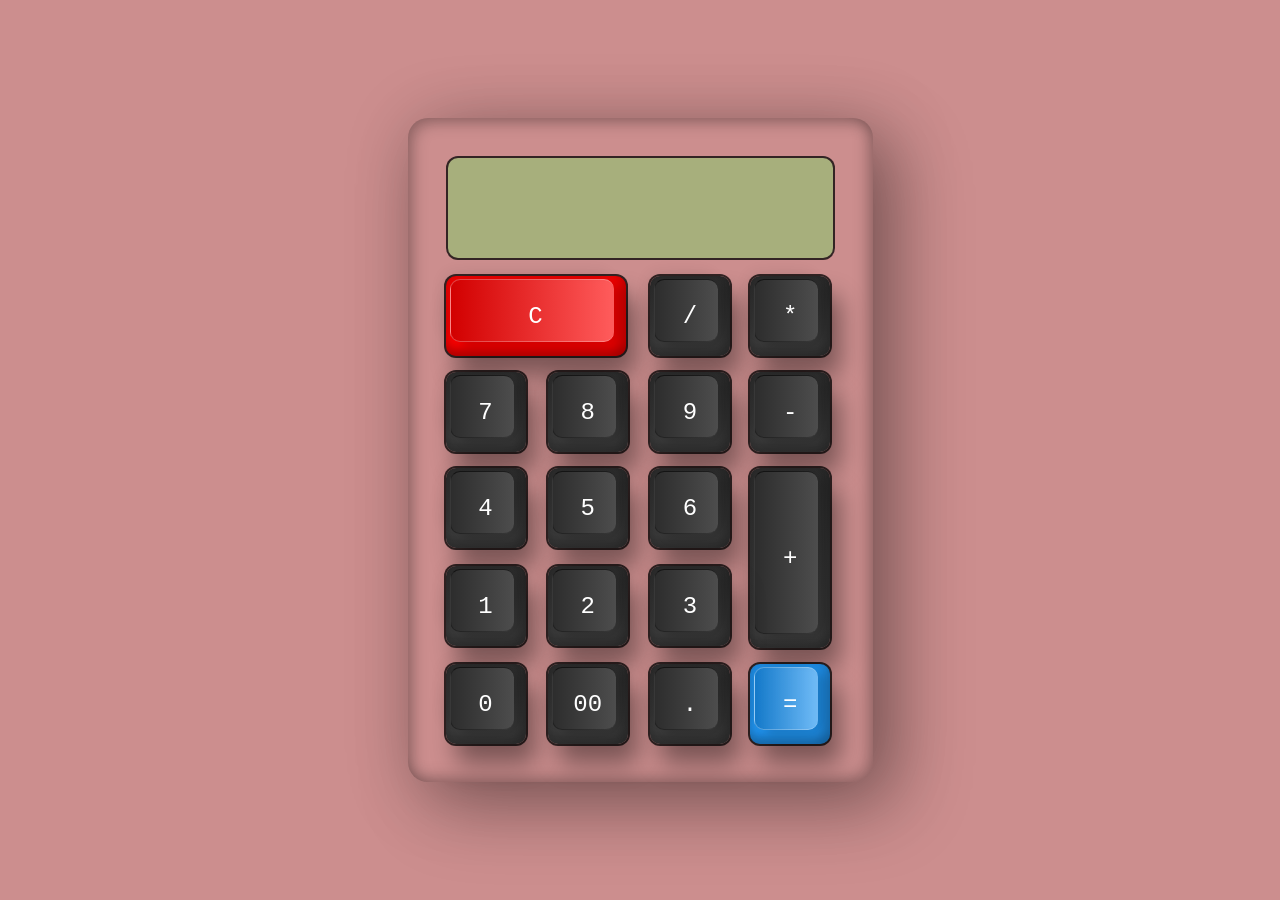
<file: index.html>
<!DOCTYPE html>
<html lang="en">
<head>
    <meta charset="UTF-8">
    <meta name="viewport" content="width=device-width, initial-scale=1.0">
    <title>elahe toraj</title>
    <link rel="stylesheet" href="./style.css">
</head>
<body>
    <div class="container">
        <form action="" name="calc" class="calculator">
            <input type="text" class="value" readonly name="txt" />
            <span class="num clear" onclick="calc.txt.value=''"><i>C</i></span>
            <span class="num" onclick="calc.txt.value+='/'"><i>/</i></span>
            <span class="num" onclick="calc.txt.value+='*'"><i>*</i></span>
            <span class="num" onclick="calc.txt.value+='7'"><i>7</i></span>
            <span class="num" onclick="calc.txt.value+='8'"><i>8</i></span>
            <span class="num" onclick="calc.txt.value+='9'"><i>9</i></span>
            <span class="num" onclick="calc.txt.value+='-'"><i>-</i></span>
            <span class="num" onclick="calc.txt.value+='4'"><i>4</i></span>
            <span class="num" onclick="calc.txt.value+='5'"><i>5</i></span>
            <span class="num" onclick="calc.txt.value+='6'"><i>6</i></span>
            <span class="num plus" onclick="calc.txt.value+='+'"><i>+</i></span>
            <span class="num" onclick="calc.txt.value+='1'"><i>1</i></span>
            <span class="num" onclick="calc.txt.value+='2'"><i>2</i></span>
            <span class="num" onclick="calc.txt.value+='3'"><i>3</i></span>
            <span class="num" onclick="calc.txt.value+='0'"><i>0</i></span>
            <span class="num" onclick="calc.txt.value+='00'"><i>00</i></span>
            <span class="num" onclick="calc.txt.value+='.'"><i>.</i></span>
    
            <span class="num equal" onclick="document.calc.txt.value=eval(calc.txt.value)"><i>=</i></span>
        </form>
    </div>
    </body>
</html>
</file>
<file: style.css>
* {
    margin: 0;
    padding: 0;
    box-sizing: border-box;
    font-family: "Courier New", Courier, monospace;
}

body {
    display: flex;
    height: 100vh;
    align-items: center;
    justify-content: center;
    background-color: #cc8e8e;
}

.container {
    position: relative;
    min-width: 300px;
    min-height: 400px;
    padding: 40px 30px 30px;
    border-radius: 20px;
    box-shadow: 25px 25px 75px rgba(0, 0, 0, 0.25),
        10px 10px 70px rgba(0, 0, 0, 0.25), inset -5px -5px 15px rgba(0, 0, 0, 0.25),
        inset 5px 5px 15px rgba(0, 0, 0, 0.25);
}

.container span {
    color: #fff;
    position: relative;
    display: grid;
    width: 80px;
    place-items: center;
    margin: 8px;
    height: 80px;
    background: linear-gradient(180deg, #2f2f2f, #3f3f3f);
    box-shadow: inset -8px 0 8px rgba(0, 0, 0, 0.15),
        inset 0 -8px 8px rgba(0, 0, 0, 0.25), 0 0 0 2px rgba(0, 0, 0, 0.75),
        10px 20px 25px rgba(0, 0, 0, 0.4);
    user-select: none;
    cursor: pointer;
    font-weight: 400;
    border-radius: 10px;
}

.calculator span:active {
    filter: brightness(1.5);
}

.calculator span::before {
    content: "";
    position: absolute;
    top: 3px;
    left: 4px;
    bottom: 14px;
    right: 12px;
    border-radius: 10px;
    background: linear-gradient(90deg, #2d2d2d, #4d4d4d);
    box-shadow: -5px -5px 15px rgba(0, 0, 0, 0.1),
        10px 5px 10px rgba(0, 0, 0, 0.15);
    border-left: 1px solid #0004;
    border-bottom: 1px solid #0004;
    border-top: 1px solid #0009;
}

.calculator span i {
    position: relative;
    font-style: normal;
    font-size: 1.5em;
    text-transform: uppercase;
}

.calculator {
    position: relative;
    display: grid;
}

.calculator .value {
    position: relative;
    grid-column: span 4;
    height: 100px;
    width: calc(100% - 20px);
    left: 10px;
    border: none;
    outline: none;
    background-color: #a7af7c;
    margin-bottom: 10px;
    border-radius: 10px;
    box-shadow: 0 0 0 2px rgba(0, 0, 0, 0.75);
    text-align: right;
    padding: 10px;
    font-size: 2em;
}

.calculator .clear {
    grid-column: span 2;
    width: 180px;
    background: #f00;
}

.calculator .clear::before {
    background: linear-gradient(90deg, #d20000, #ffffff5c);
    border-left: 1px solid #fff4;
    border-bottom: 1px solid #fff4;
    border-top: 1px solid #fff4;
}

.calculator .plus {
    grid-row: span 2;
    height: 180px;
}

.calculator .equal {
    background: #2196f3;
}

.calculator .equal::before {
    background: linear-gradient(90deg, #1479c9, #ffffff5c);
    border-left: 1px solid #fff4;
    border-bottom: 1px solid #fff4;
    border-top: 1px solid #fff4;
}
</file>
<file: eli_toraj.css>
* {
    margin: 0;
    padding: 0;
    box-sizing: border-box;
    font-family: "Courier New", Courier, monospace;
}

body {
    display: flex;
    height: 100vh;
    align-items: center;
    justify-content: center;
    background-color: #cc8e8e;
}

.container {
    position: relative;
    min-width: 300px;
    min-height: 400px;
    padding: 40px 30px 30px;
    border-radius: 20px;
    box-shadow: 25px 25px 75px rgba(0, 0, 0, 0.25),
        10px 10px 70px rgba(0, 0, 0, 0.25), inset -5px -5px 15px rgba(0, 0, 0, 0.25),
        inset 5px 5px 15px rgba(0, 0, 0, 0.25);
}

.container span {
    color: #fff;
    position: relative;
    display: grid;
    width: 80px;
    place-items: center;
    margin: 8px;
    height: 80px;
    background: linear-gradient(180deg, #2f2f2f, #3f3f3f);
    box-shadow: inset -8px 0 8px rgba(0, 0, 0, 0.15),
        inset 0 -8px 8px rgba(0, 0, 0, 0.25), 0 0 0 2px rgba(0, 0, 0, 0.75),
        10px 20px 25px rgba(0, 0, 0, 0.4);
    user-select: none;
    cursor: pointer;
    font-weight: 400;
    border-radius: 10px;
}

.calculator span:active {
    filter: brightness(1.5);
}

.calculator span::before {
    content: "";
    position: absolute;
    top: 3px;
    left: 4px;
    bottom: 14px;
    right: 12px;
    border-radius: 10px;
    background: linear-gradient(90deg, #2d2d2d, #4d4d4d);
    box-shadow: -5px -5px 15px rgba(0, 0, 0, 0.1),
        10px 5px 10px rgba(0, 0, 0, 0.15);
    border-left: 1px solid #0004;
    border-bottom: 1px solid #0004;
    border-top: 1px solid #0009;
}

.calculator span i {
    position: relative;
    font-style: normal;
    font-size: 1.5em;
    text-transform: uppercase;
}

.calculator {
    position: relative;
    display: grid;
}

.calculator .value {
    position: relative;
    grid-column: span 4;
    height: 100px;
    width: calc(100% - 20px);
    left: 10px;
    border: none;
    outline: none;
    background-color: #a7af7c;
    margin-bottom: 10px;
    border-radius: 10px;
    box-shadow: 0 0 0 2px rgba(0, 0, 0, 0.75);
    text-align: right;
    padding: 10px;
    font-size: 2em;
}

.calculator .clear {
    grid-column: span 2;
    width: 180px;
    background: #f00;
}

.calculator .clear::before {
    background: linear-gradient(90deg, #d20000, #ffffff5c);
    border-left: 1px solid #fff4;
    border-bottom: 1px solid #fff4;
    border-top: 1px solid #fff4;
}

.calculator .plus {
    grid-row: span 2;
    height: 180px;
}

.calculator .equal {
    background: #2196f3;
}

.calculator .equal::before {
    background: linear-gradient(90deg, #1479c9, #ffffff5c);
    border-left: 1px solid #fff4;
    border-bottom: 1px solid #fff4;
    border-top: 1px solid #fff4;
}
</file>
